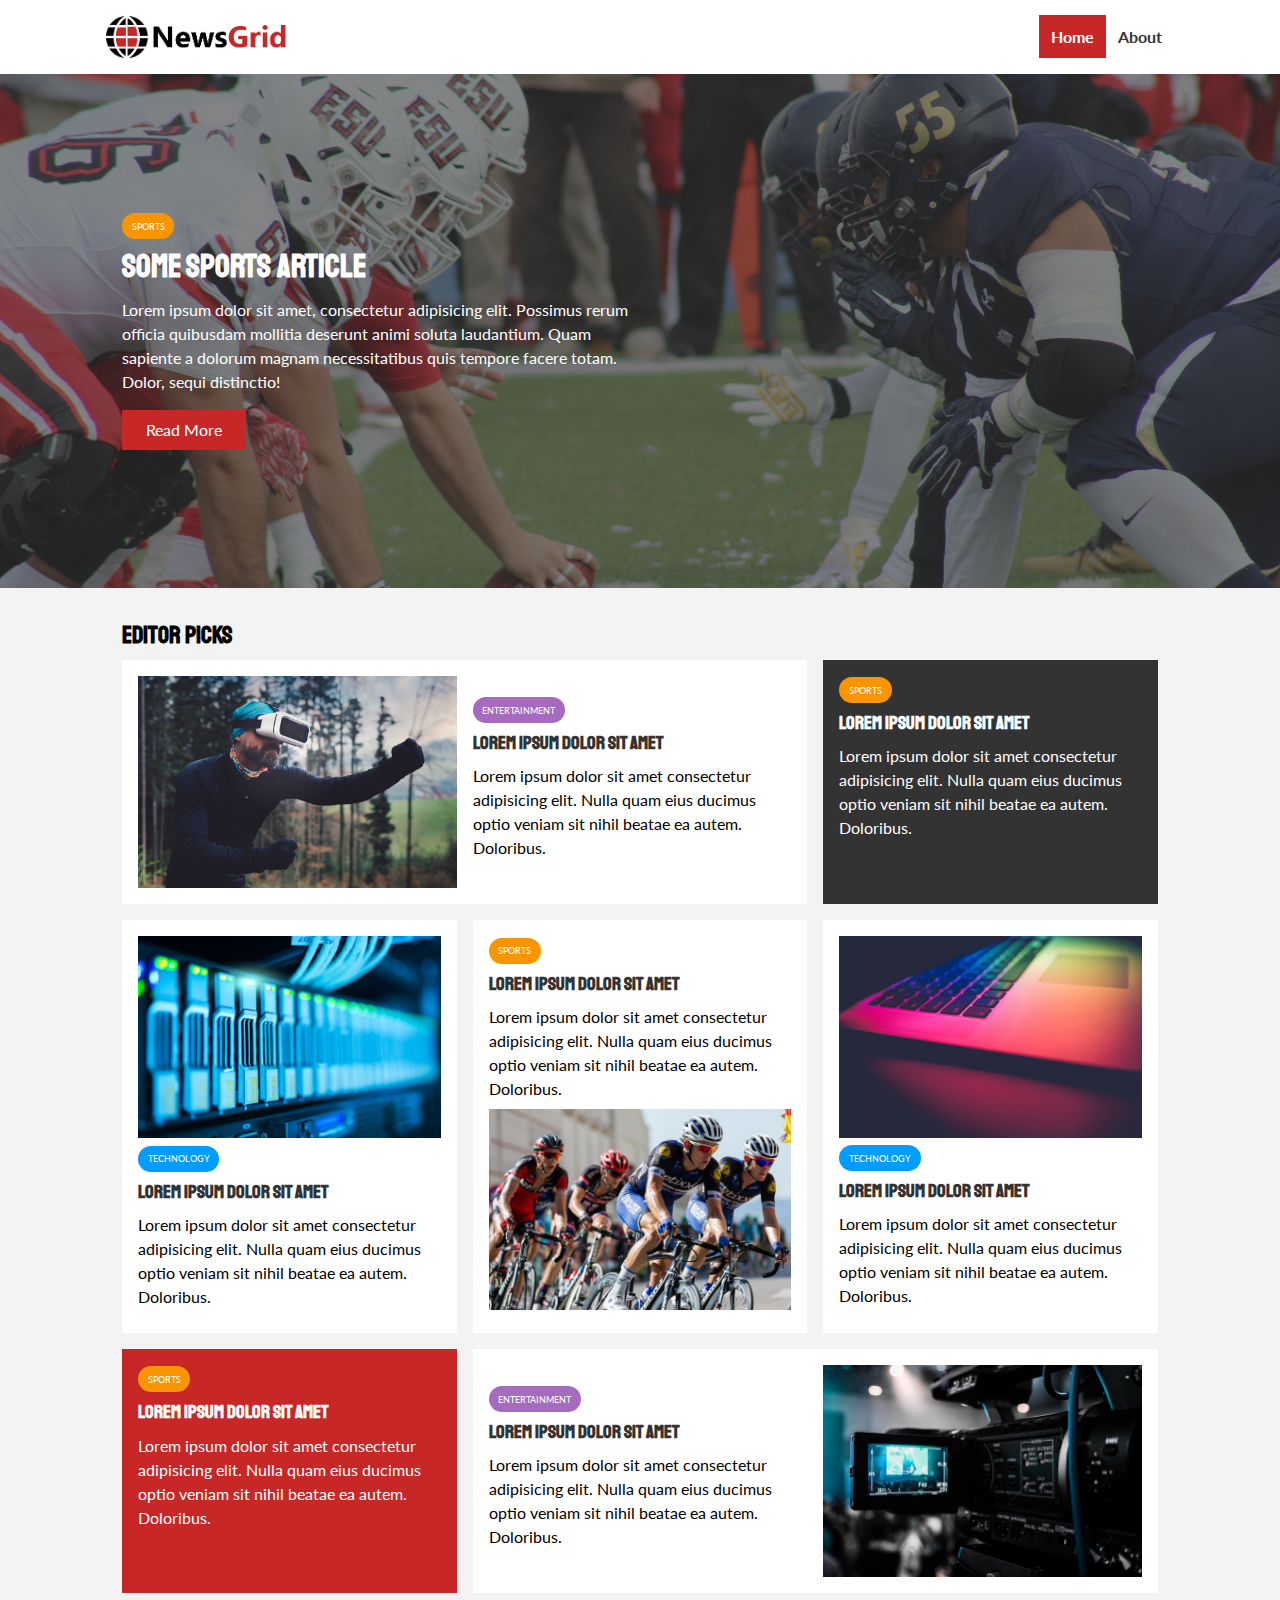
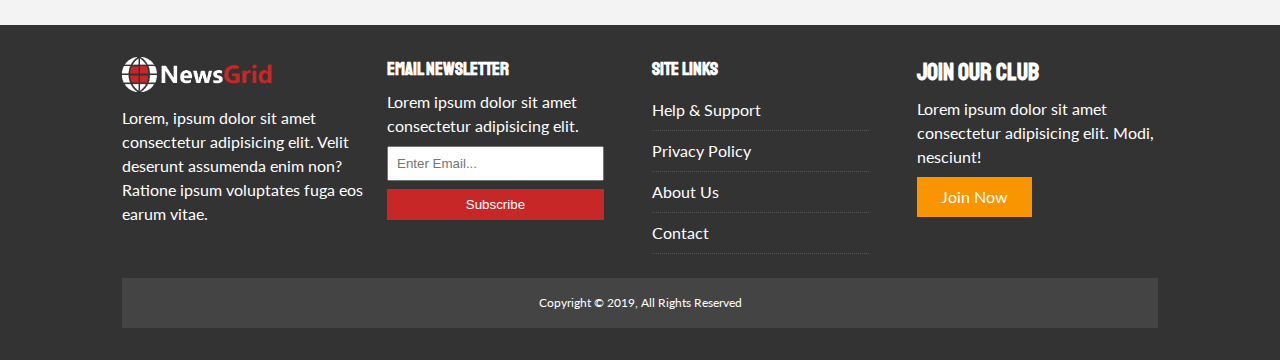
<file: index.html>
<!DOCTYPE html>
<html lang="en">

<head>
    <meta charset="UTF-8">
    <meta name="viewport" content="width=device-width, initial-scale=1.0">
    <meta http-equiv="X-UA-Compatible" content="ie=edge">
    <link rel="stylesheet" href="https://use.fontawesome.com/releases/v5.6.3/css/all.css" integrity="sha384-UHRtZLI+pbxtHCWp1t77Bi1L4ZtiqrqD80Kn4Z8NTSRyMA2Fd33n5dQ8lWUE00s/" crossorigin="anonymous">
    <link href="https://fonts.googleapis.com/css?family=Lato|Staatliches" rel="stylesheet">
    <link rel="stylesheet" href="css/main.css">
    <link rel="stylesheet" media="screen and (max-width: 768px)" href="css/mobile.css">
    <link rel="shortcut icon" type="image/x-icon" href="favicon.ico">
    <title>NewsGrid | Latest News</title>
</head>

<body>
    <nav id="main-nav">
        <div class="container">
            <img src="img/logo.png" alt="NewsGrid" class="logo">
            <div class="social">
                <a href="http://facebook.com" target="_blank"><i class="fab fa-facebook fa-2x"></i></a>
                <a href="http://twitter.com" target="_blank"><i class="fab fa-twitter fa-2x"></i></a>
                <a href="http://instagram.com" target="_blank"><i class="fab fa-instagram fa-2x"></i></a>
                <a href="http://youtube.com" target="_blank"><i class="fab fa-youtube fa-2x"></i></a>
            </div>
            <ul>
                <li><a class="current" href="index.html">Home</a></li>
                <li><a href="about.html">About</a></li>
            </ul>
        </div>
    </nav>

    <!-- Showcase -->
    <header id="showcase">
        <div class="container">
            <div class="showcase-container">
                <div class="showcase-content">
                    <div class="category category-sports">Sports</div>
                    <h1>Some Sports Article</h1>
                    <p>Lorem ipsum dolor sit amet, consectetur adipisicing elit. Possimus rerum officia quibusdam mollitia deserunt animi soluta laudantium. Quam sapiente a dolorum magnam necessitatibus quis tempore facere totam. Dolor, sequi distinctio!</p>
                    <a href="article.html" class="btn btn-primary">Read More</a>
                </div>
            </div>
        </div>
    </header>

    <!-- Home Articles -->
    <section id="home-articles" class="py-2">
        <div class="container">
            <h2>Editor Picks</h2>
            <div class="articles-container">
                <article class="card">
                    <img src="img/articles/ent1.jpg" alt="">
                    <div>
                        <div class="category category-ent">Entertainment</div>
                        <h3>
                            <a href="article.html">Lorem ipsum dolor sit amet</a>
                        </h3>
                        <p>Lorem ipsum dolor sit amet consectetur adipisicing elit. Nulla quam eius ducimus optio veniam sit nihil beatae ea autem. Doloribus.</p>
                    </div>
                </article>
                <article class="card bg-dark">
                    <div class="category category-sports">Sports</div>
                    <h3>
                        <a href="article.html">Lorem ipsum dolor sit amet</a>
                    </h3>
                    <p>Lorem ipsum dolor sit amet consectetur adipisicing elit. Nulla quam eius ducimus optio veniam sit nihil beatae ea autem. Doloribus.</p>
                </article>
                <article class="card">
                    <img src="img/articles/tech1.jpg" alt="">
                    <div class="category category-tech">Technology</div>
                    <h3>
                        <a href="article.html">Lorem ipsum dolor sit amet</a>
                    </h3>
                    <p>Lorem ipsum dolor sit amet consectetur adipisicing elit. Nulla quam eius ducimus optio veniam sit nihil beatae ea autem. Doloribus.</p>
                </article>
                <article class="card">
                    <div class="category category-sports">Sports</div>
                    <h3>
                        <a href="article.html">Lorem ipsum dolor sit amet</a>
                    </h3>
                    <p>Lorem ipsum dolor sit amet consectetur adipisicing elit. Nulla quam eius ducimus optio veniam sit nihil beatae ea autem. Doloribus.</p>
                    <img src="img/articles/sports1.jpg" alt="">
                </article>
                <article class="card">
                    <img src="img/articles/tech2.jpg" alt="">
                    <div class="category category-tech">Technology</div>
                    <h3>
                        <a href="article.html">Lorem ipsum dolor sit amet</a>
                    </h3>
                    <p>Lorem ipsum dolor sit amet consectetur adipisicing elit. Nulla quam eius ducimus optio veniam sit nihil beatae ea autem. Doloribus.</p>
                </article>
                <article class="card bg-primary">
                    <div class="category category-sports">Sports</div>
                    <h3>
                        <a href="article.html">Lorem ipsum dolor sit amet</a>
                    </h3>
                    <p>Lorem ipsum dolor sit amet consectetur adipisicing elit. Nulla quam eius ducimus optio veniam sit nihil beatae ea autem. Doloribus.</p>
                </article>
                <article class="card">
                    <div>
                        <div class="category category-ent">Entertainment</div>
                        <h3>
                            <a href="article.html">Lorem ipsum dolor sit amet</a>
                        </h3>
                        <p>Lorem ipsum dolor sit amet consectetur adipisicing elit. Nulla quam eius ducimus optio veniam sit nihil beatae ea autem. Doloribus.</p>
                    </div>
                    <img src="img/articles/ent2.jpg" alt="">
                </article>
            </div>
        </div>
    </section>

    <!-- Footer -->
    <footer id="main-footer" class="py-2">
        <div class="container footer-container">
            <div>
                <img src="img/logo_light.png" alt="NewsGrid">
                <p>Lorem, ipsum dolor sit amet consectetur adipisicing elit. Velit deserunt assumenda enim non? Ratione ipsum voluptates fuga eos earum vitae.</p>
            </div>
            <div>
                <h3>Email Newsletter</h3>
                <p>Lorem ipsum dolor sit amet consectetur adipisicing elit.</p>
                <form>
                    <input type="email" placeholder="Enter Email...">
                    <input type="submit" value="Subscribe" class="btn btn-primary">
                </form>
            </div>
            <div>
                <h3>Site Links</h3>
                <ul class="list">
                    <li><a href="#">Help & Support</a></li>
                    <li><a href="#">Privacy Policy</a></li>
                    <li><a href="#">About Us</a></li>
                    <li><a href="#">Contact</a></li>
                </ul>
            </div>
            <div>
                <h2>Join Our Club</h2>
                <p>Lorem ipsum dolor sit amet consectetur adipisicing elit. Modi, nesciunt!</p>
                <a href="#" class="btn btn-secondary">Join Now</a>
            </div>
            <div>
                <p>
                    Copyright &copy; 2019, All Rights Reserved
                </p>
            </div>
        </div>
    </footer>

</body>

</html>
</file>
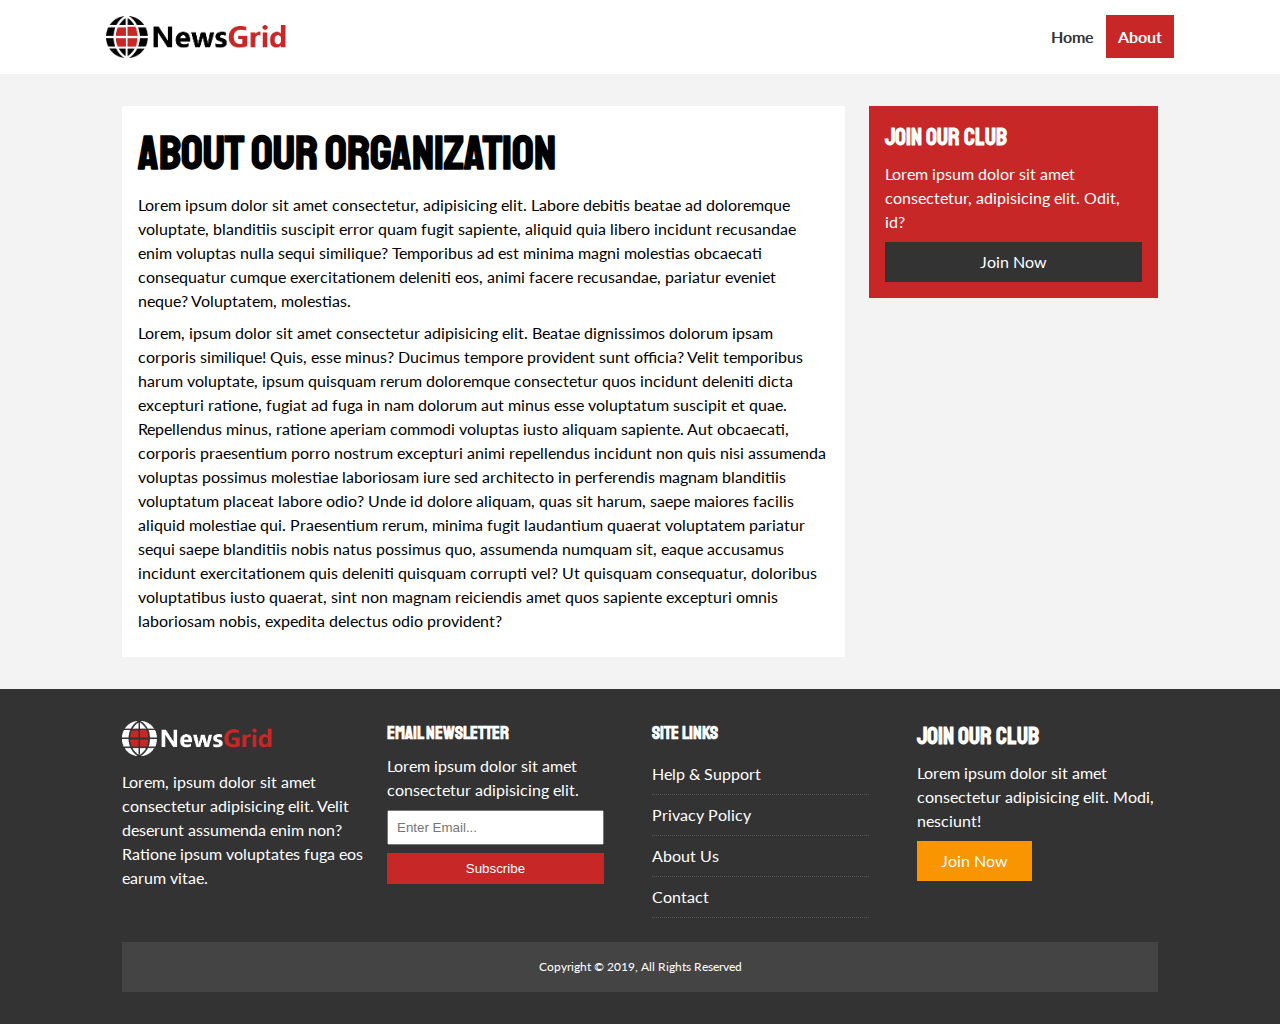
<file: about.html>
<!DOCTYPE html>
<html lang="en">

<head>
    <meta charset="UTF-8">
    <meta name="viewport" content="width=device-width, initial-scale=1.0">
    <meta http-equiv="X-UA-Compatible" content="ie=edge">
    <link rel="stylesheet" href="https://use.fontawesome.com/releases/v5.6.3/css/all.css" integrity="sha384-UHRtZLI+pbxtHCWp1t77Bi1L4ZtiqrqD80Kn4Z8NTSRyMA2Fd33n5dQ8lWUE00s/" crossorigin="anonymous">
    <link href="https://fonts.googleapis.com/css?family=Lato|Staatliches" rel="stylesheet">
    <link rel="stylesheet" href="css/main.css">
    <link rel="stylesheet" media="screen and (max-width: 768px)" href="css/mobile.css">
    <link rel="shortcut icon" type="image/x-icon" href="favicon.ico">
    <title>NewsGrid | About</title>
</head>

<body>
    <nav id="main-nav">
        <div class="container">
            <img src="img/logo.png" alt="NewsGrid" class="logo">
            <div class="social">
                <a href="http://facebook.com" target="_blank"><i class="fab fa-facebook fa-2x"></i></a>
                <a href="http://twitter.com" target="_blank"><i class="fab fa-twitter fa-2x"></i></a>
                <a href="http://instagram.com" target="_blank"><i class="fab fa-instagram fa-2x"></i></a>
                <a href="http://youtube.com" target="_blank"><i class="fab fa-youtube fa-2x"></i></a>
            </div>
            <ul>
                <li><a href="index.html">Home</a></li>
                <li><a class="current" href="about.html">About</a></li>
            </ul>
        </div>
    </nav>

    <section id="about">
        <div class="container">
            <div class="page-container">
                <article class="card">
                    <h1 class="l-heading">About Our Organization</h1>
                    <p>Lorem ipsum dolor sit amet consectetur, adipisicing elit. Labore debitis beatae ad doloremque voluptate, blanditiis suscipit error quam fugit sapiente, aliquid quia libero incidunt recusandae enim voluptas nulla sequi similique? Temporibus
                        ad est minima magni molestias obcaecati consequatur cumque exercitationem deleniti eos, animi facere recusandae, pariatur eveniet neque? Voluptatem, molestias.</p>
                    <p>Lorem, ipsum dolor sit amet consectetur adipisicing elit. Beatae dignissimos dolorum ipsam corporis similique! Quis, esse minus? Ducimus tempore provident sunt officia? Velit temporibus harum voluptate, ipsum quisquam rerum doloremque
                        consectetur quos incidunt deleniti dicta excepturi ratione, fugiat ad fuga in nam dolorum aut minus esse voluptatum suscipit et quae. Repellendus minus, ratione aperiam commodi voluptas iusto aliquam sapiente. Aut obcaecati, corporis
                        praesentium porro nostrum excepturi animi repellendus incidunt non quis nisi assumenda voluptas possimus molestiae laboriosam iure sed architecto in perferendis magnam blanditiis voluptatum placeat labore odio? Unde id dolore aliquam,
                        quas sit harum, saepe maiores facilis aliquid molestiae qui. Praesentium rerum, minima fugit laudantium quaerat voluptatem pariatur sequi saepe blanditiis nobis natus possimus quo, assumenda numquam sit, eaque accusamus incidunt
                        exercitationem quis deleniti quisquam corrupti vel? Ut quisquam consequatur, doloribus voluptatibus iusto quaerat, sint non magnam reiciendis amet quos sapiente excepturi omnis laboriosam nobis, expedita delectus odio provident?</p>
                </article>
                <aside class="card bg-primary">
                    <h2>Join Our Club</h2>
                    <p>Lorem ipsum dolor sit amet consectetur, adipisicing elit. Odit, id?</p>
                    <a href="#" class="btn btn-dark btn-block">Join Now</a>
                </aside>
            </div>
        </div>
    </section>

    <!-- Footer -->
    <footer id="main-footer" class="py-2">
        <div class="container footer-container">
            <div>
                <img src="img/logo_light.png" alt="NewsGrid">
                <p>Lorem, ipsum dolor sit amet consectetur adipisicing elit. Velit deserunt assumenda enim non? Ratione ipsum voluptates fuga eos earum vitae.</p>
            </div>
            <div>
                <h3>Email Newsletter</h3>
                <p>Lorem ipsum dolor sit amet consectetur adipisicing elit.</p>
                <form>
                    <input type="email" placeholder="Enter Email...">
                    <input type="submit" value="Subscribe" class="btn btn-primary">
                </form>
            </div>
            <div>
                <h3>Site Links</h3>
                <ul class="list">
                    <li><a href="#">Help & Support</a></li>
                    <li><a href="#">Privacy Policy</a></li>
                    <li><a href="#">About Us</a></li>
                    <li><a href="#">Contact</a></li>
                </ul>
            </div>
            <div>
                <h2>Join Our Club</h2>
                <p>Lorem ipsum dolor sit amet consectetur adipisicing elit. Modi, nesciunt!</p>
                <a href="#" class="btn btn-secondary">Join Now</a>
            </div>
            <div>
                <p>
                    Copyright &copy; 2019, All Rights Reserved
                </p>
            </div>
        </div>
    </footer>

</body>

</html>
</file>
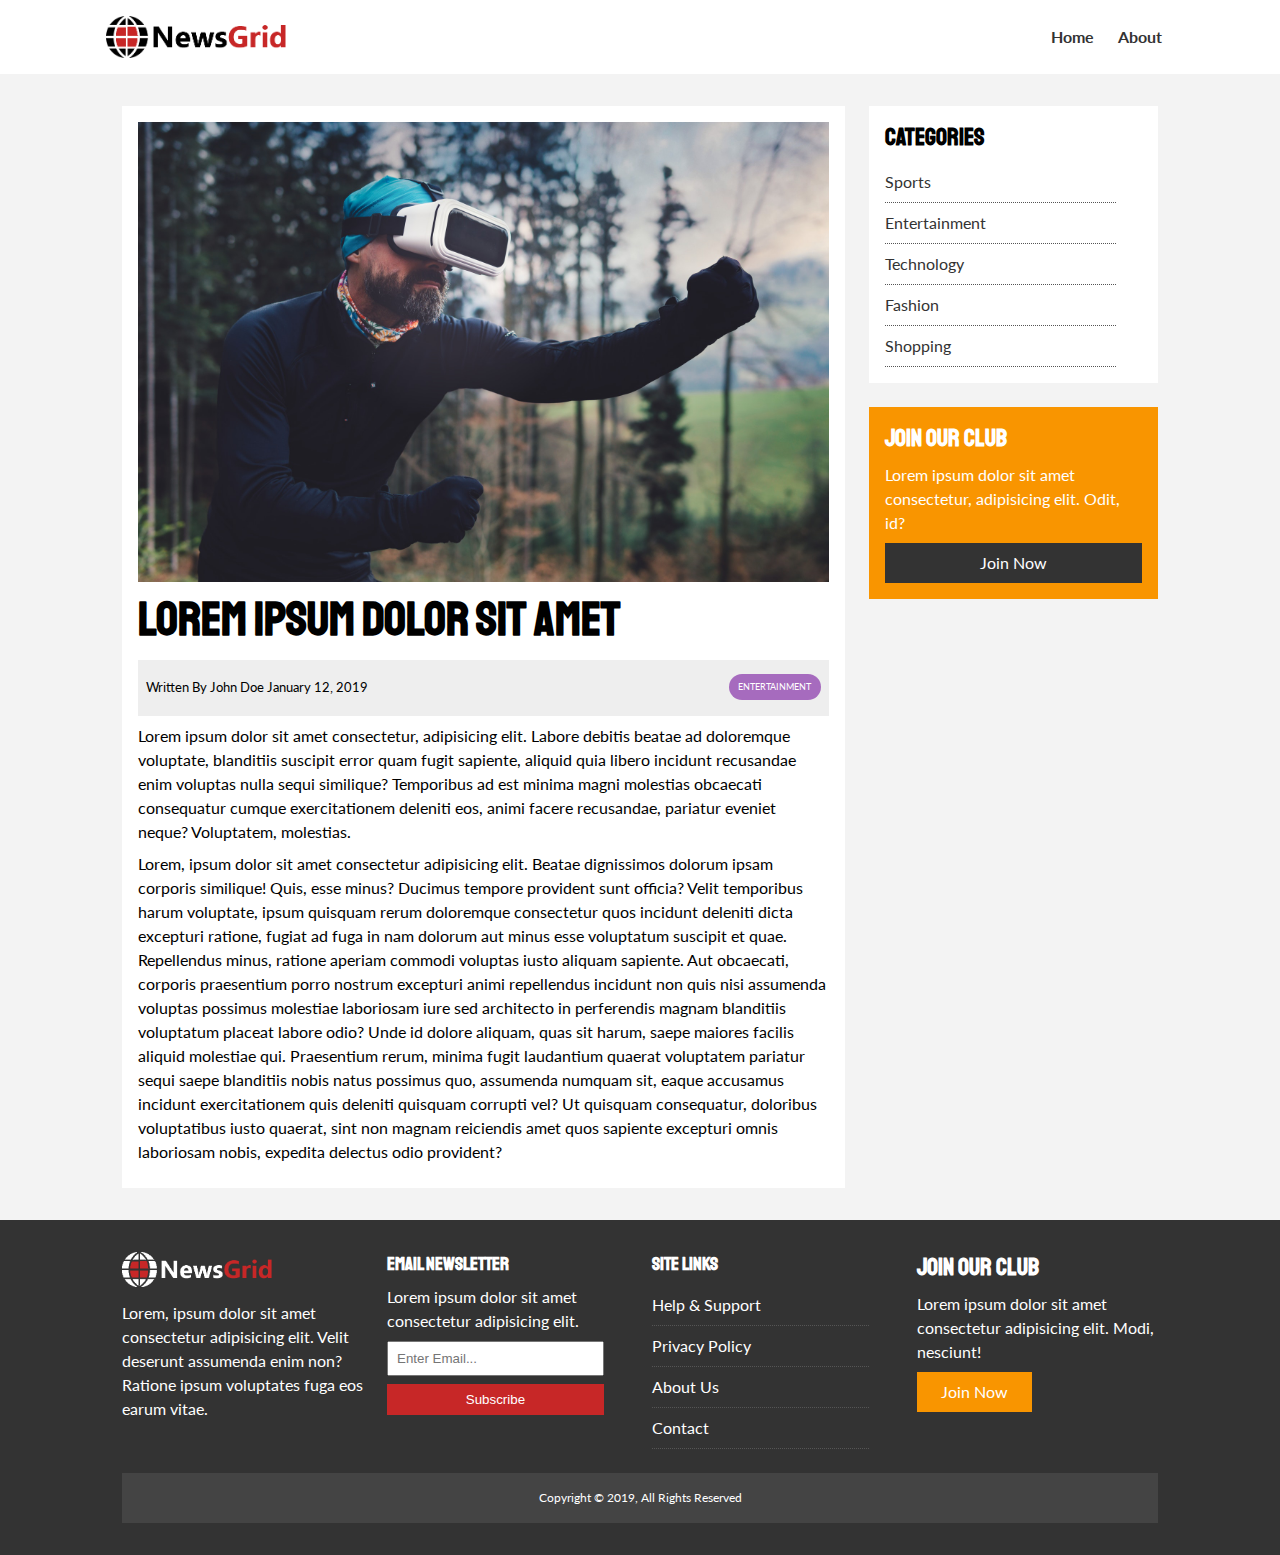
<file: article.html>
<!DOCTYPE html>
<html lang="en">

<head>
    <meta charset="UTF-8">
    <meta name="viewport" content="width=device-width, initial-scale=1.0">
    <meta http-equiv="X-UA-Compatible" content="ie=edge">
    <link rel="stylesheet" href="https://use.fontawesome.com/releases/v5.6.3/css/all.css" integrity="sha384-UHRtZLI+pbxtHCWp1t77Bi1L4ZtiqrqD80Kn4Z8NTSRyMA2Fd33n5dQ8lWUE00s/" crossorigin="anonymous">
    <link href="https://fonts.googleapis.com/css?family=Lato|Staatliches" rel="stylesheet">
    <link rel="stylesheet" href="css/main.css">
    <link rel="stylesheet" media="screen and (max-width: 768px)" href="css/mobile.css">
    <link rel="shortcut icon" type="image/x-icon" href="favicon.ico">
    <title>NewsGrid | Latest News</title>
</head>

<body>
    <nav id="main-nav">
        <div class="container">
            <img src="img/logo.png" alt="NewsGrid" class="logo">
            <div class="social">
                <a href="http://facebook.com" target="_blank"><i class="fab fa-facebook fa-2x"></i></a>
                <a href="http://twitter.com" target="_blank"><i class="fab fa-twitter fa-2x"></i></a>
                <a href="http://instagram.com" target="_blank"><i class="fab fa-instagram fa-2x"></i></a>
                <a href="http://youtube.com" target="_blank"><i class="fab fa-youtube fa-2x"></i></a>
            </div>
            <ul>
                <li><a href="index.html">Home</a></li>
                <li><a href="about.html">About</a></li>
            </ul>
        </div>
    </nav>

    <section id="article">
        <div class="container">
            <div class="page-container">
                <article class="card">
                    <img src="img/articles/ent1.jpg" alt="">
                    <h1 class="l-heading">Lorem ipsum dolor sit amet</h1>
                    <div class="meta">
                        <small>
              <i class="fas fa-user"></i> Written By John Doe January 12, 2019
            </small>
                        <div class="category category-ent">Entertainment</div>
                    </div>
                    <p>Lorem ipsum dolor sit amet consectetur, adipisicing elit. Labore debitis beatae ad doloremque voluptate, blanditiis suscipit error quam fugit sapiente, aliquid quia libero incidunt recusandae enim voluptas nulla sequi similique? Temporibus
                        ad est minima magni molestias obcaecati consequatur cumque exercitationem deleniti eos, animi facere recusandae, pariatur eveniet neque? Voluptatem, molestias.</p>
                    <p>Lorem, ipsum dolor sit amet consectetur adipisicing elit. Beatae dignissimos dolorum ipsam corporis similique! Quis, esse minus? Ducimus tempore provident sunt officia? Velit temporibus harum voluptate, ipsum quisquam rerum doloremque
                        consectetur quos incidunt deleniti dicta excepturi ratione, fugiat ad fuga in nam dolorum aut minus esse voluptatum suscipit et quae. Repellendus minus, ratione aperiam commodi voluptas iusto aliquam sapiente. Aut obcaecati, corporis
                        praesentium porro nostrum excepturi animi repellendus incidunt non quis nisi assumenda voluptas possimus molestiae laboriosam iure sed architecto in perferendis magnam blanditiis voluptatum placeat labore odio? Unde id dolore aliquam,
                        quas sit harum, saepe maiores facilis aliquid molestiae qui. Praesentium rerum, minima fugit laudantium quaerat voluptatem pariatur sequi saepe blanditiis nobis natus possimus quo, assumenda numquam sit, eaque accusamus incidunt
                        exercitationem quis deleniti quisquam corrupti vel? Ut quisquam consequatur, doloribus voluptatibus iusto quaerat, sint non magnam reiciendis amet quos sapiente excepturi omnis laboriosam nobis, expedita delectus odio provident?</p>
                </article>
                <aside id="categories" class="card">
                    <h2>Categories</h2>
                    <ul class="list">
                        <li><a href="#"><i class="fas fa-chevron-right"></i> Sports</a></li>
                        <li><a href="#"><i class="fas fa-chevron-right"></i> Entertainment</a></li>
                        <li><a href="#"><i class="fas fa-chevron-right"></i> Technology</a></li>
                        <li><a href="#"><i class="fas fa-chevron-right"></i> Fashion</a></li>
                        <li><a href="#"><i class="fas fa-chevron-right"></i> Shopping</a></li>
                    </ul>
                </aside>

                <aside class="card bg-secondary">
                    <h2>Join Our Club</h2>
                    <p>Lorem ipsum dolor sit amet consectetur, adipisicing elit. Odit, id?</p>
                    <a href="#" class="btn btn-dark btn-block">Join Now</a>
                </aside>
            </div>
        </div>
    </section>

    <!-- Footer -->
    <footer id="main-footer" class="py-2">
        <div class="container footer-container">
            <div>
                <img src="img/logo_light.png" alt="NewsGrid">
                <p>Lorem, ipsum dolor sit amet consectetur adipisicing elit. Velit deserunt assumenda enim non? Ratione ipsum voluptates fuga eos earum vitae.</p>
            </div>
            <div>
                <h3>Email Newsletter</h3>
                <p>Lorem ipsum dolor sit amet consectetur adipisicing elit.</p>
                <form>
                    <input type="email" placeholder="Enter Email...">
                    <input type="submit" value="Subscribe" class="btn btn-primary">
                </form>
            </div>
            <div>
                <h3>Site Links</h3>
                <ul class="list">
                    <li><a href="#">Help & Support</a></li>
                    <li><a href="#">Privacy Policy</a></li>
                    <li><a href="#">About Us</a></li>
                    <li><a href="#">Contact</a></li>
                </ul>
            </div>
            <div>
                <h2>Join Our Club</h2>
                <p>Lorem ipsum dolor sit amet consectetur adipisicing elit. Modi, nesciunt!</p>
                <a href="#" class="btn btn-secondary">Join Now</a>
            </div>
            <div>
                <p>
                    Copyright &copy; 2019, All Rights Reserved
                </p>
            </div>
        </div>
    </footer>

</body>

</html>
</file>
<file: css/main.css>
:root {
    --primary-color: #c72727;
    --secondary-color: #f99500;
    --light-color: #f3f3f3;
    --dark-color: #333;
    --max-width: 1100px;
}

.category {
    --sports-color: #f99500;
    --ent-color: #a66bbe;
    --tech-color: #009cff;
}

* {
    margin: 0;
    padding: 0;
    box-sizing: border-box;
}

body {
    font-family: 'Lato', sans-serif;
    line-height: 1.5;
    background: var(--light-color);
}

a {
    color: #333;
    text-decoration: none;
}

ul {
    list-style: none;
}

p {
    margin: .5rem 0;
}

img {
    width: 100%;
}

h1,
h2,
h3,
h4,
h5,
h6 {
    font-family: 'Staatliches', cursive;
    margin-bottom: .55rem;
    line-height: 1.3;
}


/* Utility */

.container {
    max-width: var(--max-width);
    margin: auto;
    padding: 0 2rem;
    overflow: hidden;
}

.category {
    display: inline-block;
    color: #fff;
    font-size: 0.55rem;
    text-transform: uppercase;
    padding: 0.4rem 0.6rem;
    border-radius: 15px;
    margin-bottom: 0.5rem;
}

.category-sports {
    background: var(--sports-color)
}

.category-ent {
    background: var(--ent-color)
}

.category-tech {
    background: var(--tech-color)
}

.btn {
    display: inline-block;
    border: none;
    background: var(--dark-color);
    color: #fff;
    padding: 0.5rem 1.5rem;
}

.btn-light {
    background: var(--light-color)
}

.btn-primary {
    background: var(--primary-color)
}

.btn-secondary {
    background: var(--secondary-color)
}

.btn-block {
    display: block;
    width: 100%;
    text-align: center;
}

.btn:hover {
    opacity: 0.9;
}

.card {
    background: #fff;
    padding: 1rem;
}

.bg-dark {
    background: var(--dark-color);
    color: #fff;
}

.bg-primary {
    background: var(--primary-color);
    color: #fff;
}

.bg-secondary {
    background: var(--secondary-color);
    color: #fff;
}

.bg-dark h1,
.bg-dark h2,
.bg-dark h3,
.bg-dark a,
.bg-primary h1,
.bg-primary h2,
.bg-primary h3,
.bg-primary a,
.bg-secondary h1,
.bg-secondary h2,
.bg-secondary h3,
.bg-secondary a {
    color: #fff;
}

.py-1 {
    padding: 1.5rem 0
}

.py-2 {
    padding: 2rem 0
}

.py-3 {
    padding: 3rem 0
}

.p-1 {
    padding: 1.5rem
}

.p-2 {
    padding: 2rem
}

.p-3 {
    padding: 3rem
}

.l-heading {
    font-size: 3rem;
}

.list li {
    padding: .5rem 0;
    border-bottom: #555 dotted 1px;
    width: 90%;
}

.list li a:hover {
    color: var(--primary-color) !important;
}


/* Inner page grid container */

.page-container {
    display: grid;
    grid-template-columns: 5fr 2fr;
    margin: 2rem 0;
    grid-gap: 1.5rem;
}

.page-container>*:first-child {
    grid-row: 1 / span 3;
}


/* Navigation */

#main-nav {
    background: #fff;
    position: sticky;
    top: 0;
    z-index: 2;
}

#main-nav .container {
    display: grid;
    grid-template-columns: 6fr 3fr 2fr;
    padding: 1rem;
    align-items: center;
}

#main-nav .logo {
    width: 180px;
}

#main-nav ul {
    justify-self: end;
    display: flex;
}

#main-nav ul li a {
    padding: 0.75rem;
    font-weight: bold;
}

#main-nav ul li a.current {
    background: var(--primary-color);
    color: #fff;
}

#main-nav ul li a:hover {
    background: var(--light-color);
    color: var(--dark-color);
}

#main-nav .social {
    justify-self: center;
}

#main-nav .social i {
    color: #777;
    margin-right: .5rem;
}


/* Showcase */

#showcase {
    color: #fff;
    background: #333;
    padding: 2rem;
    position: relative;
}

#showcase:before {
    content: '';
    background: url('../img/featured.jpg') no-repeat center center/cover;
    position: absolute;
    top: 0;
    left: 0;
    width: 100%;
    height: 100%;
    opacity: 0.4;
}

#showcase .showcase-container {
    display: grid;
    grid-template-columns: repeat(2, 1fr);
    justify-content: center;
    align-items: center;
    height: 50vh;
}

#showcase .showcase-content {
    z-index: 1;
}

#showcase .showcase-content p {
    margin-bottom: 1rem;
}


/* Home Articles */

#home-articles .articles-container {
    display: grid;
    grid-template-columns: repeat(3, 1fr);
    grid-gap: 1rem;
}

#home-articles .articles-container>*:first-child,
#home-articles .articles-container>*:last-child {
    display: grid;
    grid-template-columns: repeat(2, 1fr);
    grid-gap: 1rem;
    align-items: center;
    grid-column: 1 / span 2;
}

#home-articles .articles-container>*:last-child {
    grid-column: 2 / span 2;
}

#article .meta {
    display: flex;
    justify-content: space-between;
    align-items: center;
    background: #eee;
    padding: 0.5rem;
}

#article .meta .category {
    margin-top: 0.4rem;
}


/* Footer */

#main-footer {
    background: var(--dark-color);
    color: #fff;
}

#main-footer img {
    width: 150px;
}

#main-footer a {
    color: #fff;
}

#main-footer .footer-container {
    display: grid;
    grid-template-columns: repeat(4, 1fr);
    grid-gap: 1.5rem;
}

#main-footer .footer-container>*:last-child {
    background: #444;
    grid-column: 1 / span 4;
    padding: .5rem;
    text-align: center;
    font-size: 0.75rem;
}

#main-footer .footer-container input[type='email'] {
    width: 90%;
    padding: 0.5rem;
    margin-bottom: 0.5rem;
}

#main-footer .footer-container input[type='submit'] {
    width: 90%;
}
</file>
<file: css/mobile.css>
/* Navigation */

#main-nav .social {
    display: none;
}

#main-nav .container {
    grid-template-columns: 1fr;
    grid-gap: 1.2rem;
}

#main-nav ul,
#main-nav .logo {
    justify-self: center;
}

#main-nav ul li a {
    padding: 0.50rem;
}

#home-articles .articles-container {
    grid-template-columns: repeat(2, 1fr);
}

#home-articles .articles-container>*:first-child,
#home-articles .articles-container>*:last-child {
    grid-template-columns: 1fr;
    grid-column: 1;
}

@media(max-width: 600px) {
    /* Stack Grid Items */
    #showcase .showcase-container,
    #home-articles .articles-container,
    #main-footer .footer-container {
        grid-template-columns: 1fr;
    }
    #main-footer .footer-container>*:last-child {
        grid-column: 1;
    }
    #main-footer .footer-container>*:first-child,
    #main-footer .footer-container>*:nth-child(2) {
        border-bottom: #444 dotted 1px;
        padding-bottom: 1rem;
    }
    .page-container {
        grid-template-columns: 1fr;
        text-align: center;
    }
    .page-container>*:first-child {
        grid-row: 1;
    }
    .l-heading {
        font-size: 2rem;
    }
}
</file>
